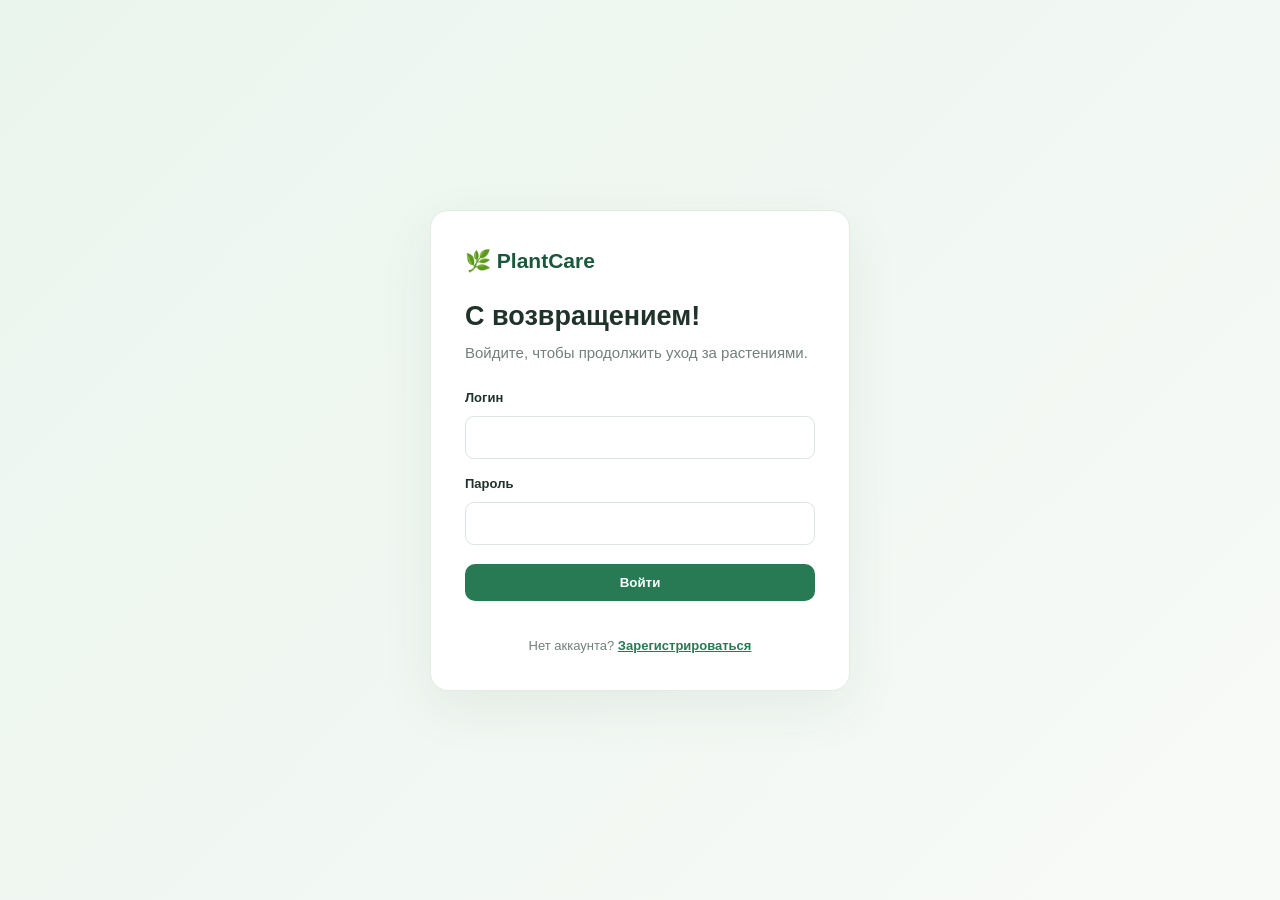
<file: static/login.html>
<!doctype html><html lang="ru"><head><meta charset="utf-8"><meta name="viewport" content="width=device-width,initial-scale=1"><title>Вход — PlantCare</title><link rel="stylesheet" href="/static/css/style.css"></head><body class="auth-bg"><main class="auth-card"><div class="brand">🌿 PlantCare</div><h1>С возвращением!</h1><p class="muted">Войдите, чтобы продолжить уход за растениями.</p><form id="loginForm"><label>Логин<input name="username" minlength="3" required autocomplete="username"></label><label>Пароль<input name="password" type="password" required autocomplete="current-password"></label><button class="primary" type="submit">Войти</button><p id="message" class="message"></p></form><p class="switch">Нет аккаунта? <a href="/register">Зарегистрироваться</a></p></main><script src="/static/js/api.js"></script><script src="/static/js/auth.js"></script></body></html>
</file>
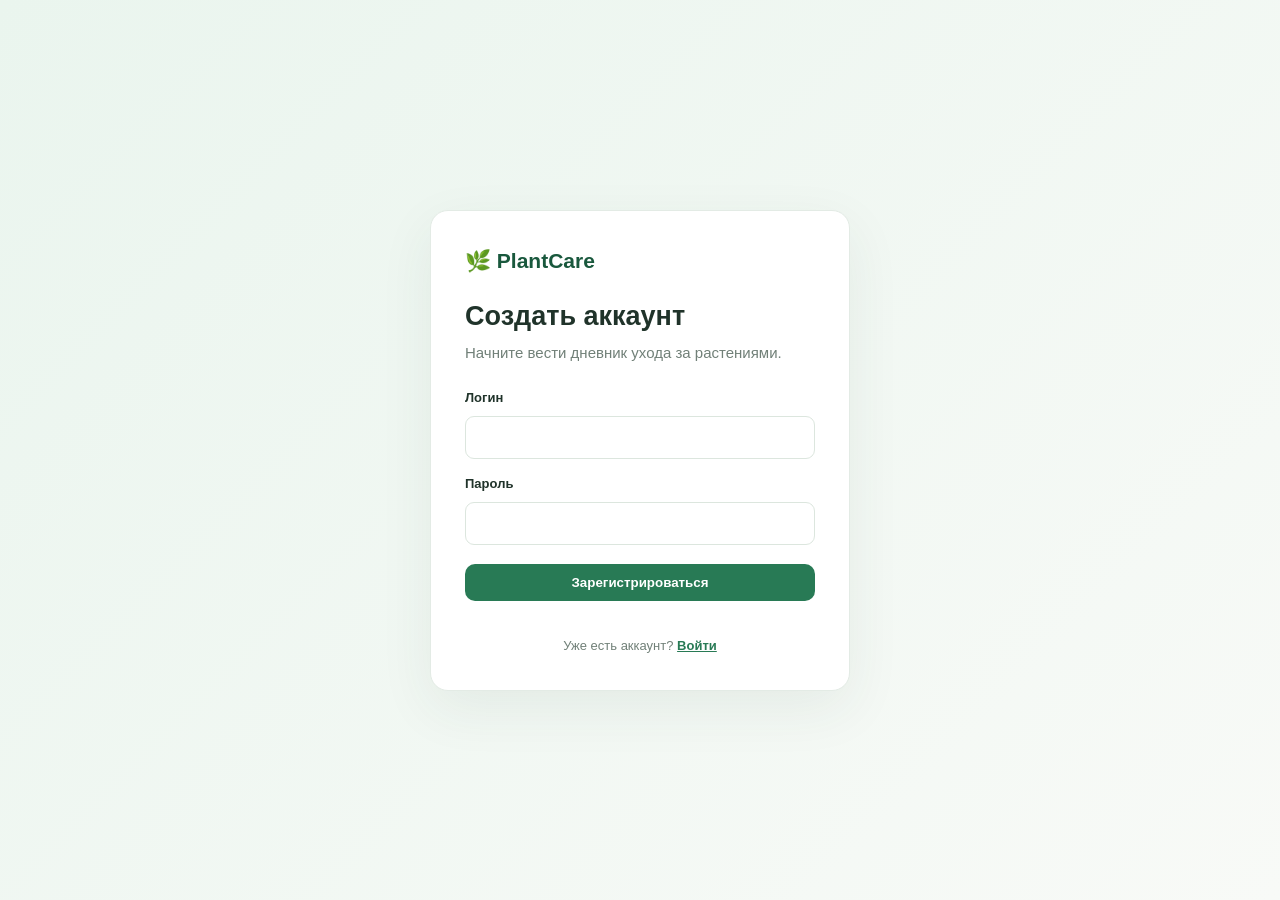
<file: static/register.html>
<!doctype html><html lang="ru"><head><meta charset="utf-8"><meta name="viewport" content="width=device-width,initial-scale=1"><title>Регистрация — PlantCare</title><link rel="stylesheet" href="/static/css/style.css"></head><body class="auth-bg"><main class="auth-card"><div class="brand">🌿 PlantCare</div><h1>Создать аккаунт</h1><p class="muted">Начните вести дневник ухода за растениями.</p><form id="registerForm"><label>Логин<input name="username" minlength="3" maxlength="50" required autocomplete="username"></label><label>Пароль<input name="password" type="password" minlength="6" required autocomplete="new-password"></label><button class="primary" type="submit">Зарегистрироваться</button><p id="message" class="message"></p></form><p class="switch">Уже есть аккаунт? <a href="/login">Войти</a></p></main><script src="/static/js/api.js"></script><script src="/static/js/auth.js"></script></body></html>
</file>
<file: static/css/style.css>
:root{--green:#287a55;--green-dark:#19583d;--mint:#eaf5ee;--ink:#20332a;--muted:#718078;--line:#e3ebe5;--bg:#f6f9f6}*{box-sizing:border-box}body{margin:0;background:var(--bg);color:var(--ink);font:15px/1.5 Inter,Arial,sans-serif}.topbar{height:68px;background:#fff;border-bottom:1px solid var(--line);display:flex;align-items:center;justify-content:space-between;padding:0 max(24px,calc((100% - 1120px)/2))}.brand{font-size:21px;font-weight:800;color:var(--green-dark);text-decoration:none}.user-area{display:flex;align-items:center;gap:16px}.container{max-width:1120px;margin:38px auto;padding:0 22px}.welcome{display:flex;justify-content:space-between;align-items:center;gap:20px;margin-bottom:25px}.eyebrow{font-size:11px;letter-spacing:2px;color:var(--green);font-weight:800;margin:0 0 7px}.welcome h1{font-size:34px;margin:0}.muted{color:var(--muted);margin:5px 0}.primary{background:var(--green);color:white;border:0;border-radius:10px;padding:11px 17px;font-weight:700;cursor:pointer}.primary:hover{background:var(--green-dark)}.ghost{border:1px solid var(--line);background:white;border-radius:9px;padding:9px 13px;cursor:pointer;color:var(--ink)}.stats{display:grid;grid-template-columns:repeat(3,1fr);gap:15px;margin:24px 0}.stat,.panel{background:#fff;border:1px solid var(--line);border-radius:15px;padding:18px 20px}.stat span{display:block;color:var(--muted);font-size:13px}.stat strong{font-size:28px;display:block;margin-top:5px}.attention strong{color:#c27b28}.panel{margin:18px 0}.panel h2{margin:0 0 15px}.plant-form{display:grid;grid-template-columns:repeat(2,1fr);gap:13px}.plant-form label,.auth-card label,.watering-form label{display:flex;flex-direction:column;gap:6px;font-size:13px;font-weight:700}.plant-form input,.plant-form textarea,.auth-card input,.watering-form input,.toolbar input,.toolbar select{width:100%;border:1px solid #dce6de;border-radius:9px;padding:11px;background:white;font:inherit;outline-color:#7db798}.wide,.form-actions{grid-column:1/-1}.form-actions{display:flex;gap:9px}.toolbar{display:flex;gap:10px;margin:25px 0 16px}.toolbar input{flex:1}.toolbar select{max-width:210px}.status{color:var(--muted);padding:12px 2px}.plants-grid{display:grid;grid-template-columns:repeat(3,1fr);gap:16px}.plant-card{background:white;border:1px solid var(--line);border-radius:15px;padding:18px;min-width:0}.plant-icon{width:43px;height:43px;border-radius:12px;background:var(--mint);display:grid;place-items:center;font-size:22px}.plant-card h3{margin:12px 0 2px;font-size:18px}.plant-meta{font-size:13px;color:var(--muted)}.due{display:inline-block;margin:12px 0 8px;background:#fff2dc;color:#96601c;border-radius:20px;padding:4px 9px;font-size:12px;font-weight:700}.ok{background:#e8f5ec;color:#287a55}.card-actions{display:flex;gap:7px;flex-wrap:wrap;margin-top:12px}.card-actions button{font-size:12px;padding:8px 10px}.hidden{display:none!important}.auth-bg{min-height:100vh;display:grid;place-items:center;padding:20px;background:linear-gradient(135deg,#eaf5ee,#f8faf7)}.auth-card{width:min(420px,100%);background:white;border:1px solid var(--line);border-radius:18px;padding:34px;box-shadow:0 18px 55px #244b3512}.auth-card h1{margin:20px 0 4px;font-size:27px}.auth-card form{display:grid;gap:15px;margin-top:24px}.auth-card input{margin-top:2px}.auth-card .primary{width:100%;margin-top:4px}.switch{text-align:center;color:var(--muted);font-size:13px;margin:20px 0 0}.switch a{color:var(--green);font-weight:700}.message{color:#b54736;font-size:13px;margin:0}.dialog{border:0;border-radius:16px;width:min(560px,calc(100% - 28px));padding:23px;box-shadow:0 20px 70px #0003}.dialog::backdrop{background:#15251db0}.dialog-head{display:flex;justify-content:space-between;align-items:center}.dialog-head h2{margin:0}.watering-form{display:grid;gap:11px;background:var(--bg);padding:14px;border-radius:12px;margin:16px 0}.watering-form .check{flex-direction:row;align-items:center}.watering-form .check input{width:auto}.watering-item{padding:11px 0;border-bottom:1px solid var(--line);display:flex;justify-content:space-between;gap:10px}.watering-item small{color:var(--muted)}@media(max-width:760px){.container{margin:24px auto}.welcome{align-items:flex-start;flex-direction:column}.welcome h1{font-size:29px}.stats{grid-template-columns:1fr;gap:9px}.stat{padding:12px 16px}.stat strong{font-size:23px}.plants-grid{grid-template-columns:1fr 1fr}.plant-form{grid-template-columns:1fr}.wide,.form-actions{grid-column:auto}.toolbar{flex-direction:column}.toolbar select{max-width:none}.topbar{padding:0 16px}}@media(max-width:460px){.plants-grid{grid-template-columns:1fr}.auth-card{padding:25px}.user-area{gap:8px;font-size:13px}}
</file>
